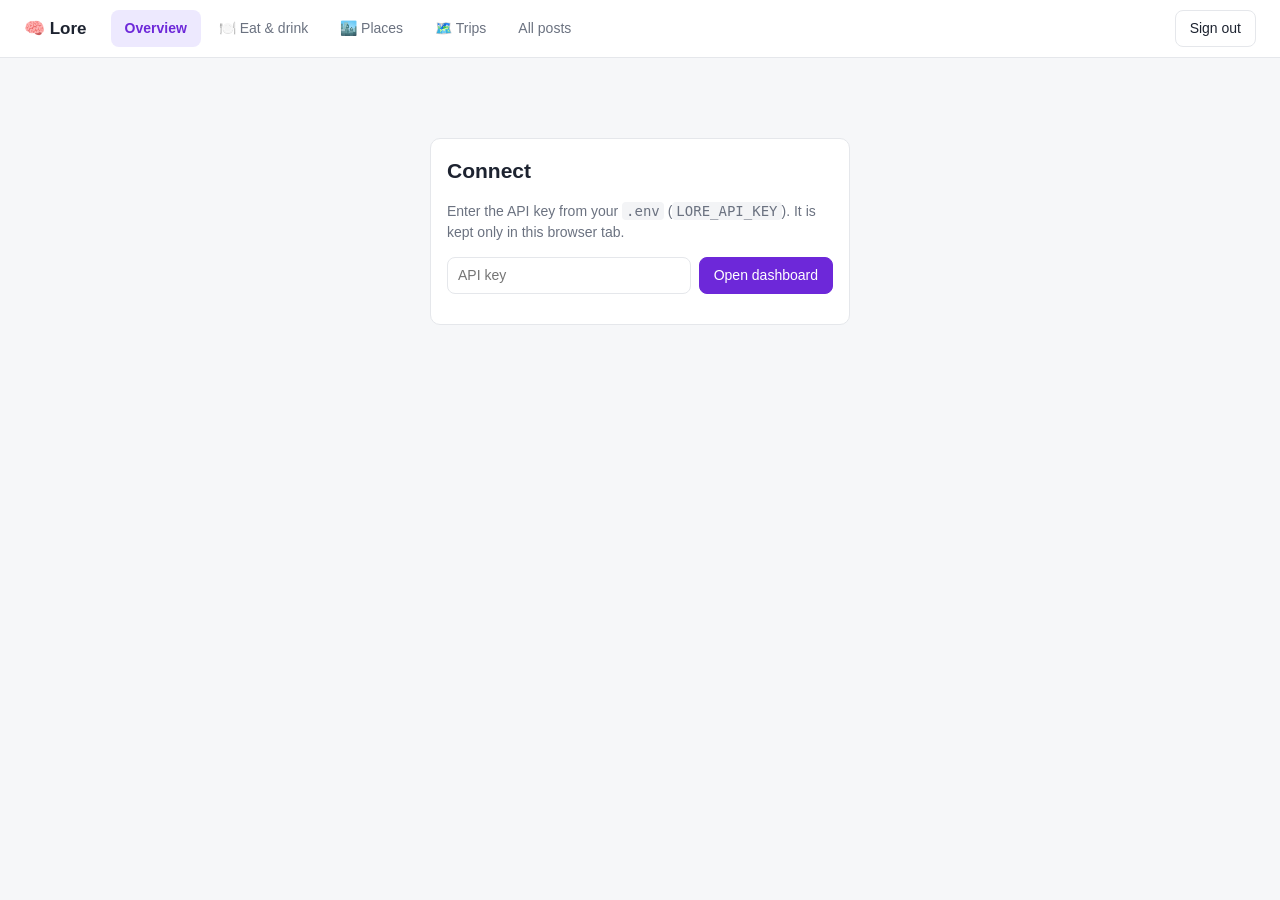
<file: backend/app/web/static/index.html>
<!doctype html>
<html lang="en">
<head>
  <meta charset="utf-8">
  <meta name="lore-ui-version" content="5">
  <meta name="viewport" content="width=device-width, initial-scale=1">
  <title>Lore</title>
  <link rel="stylesheet" href="styles.css?v=5">
</head>
<body>
  <header class="topbar">
    <div class="brand">🧠 Lore</div>
    <nav class="tabs" role="tablist">
      <button class="tab active" data-view="overview" role="tab">Overview</button>
      <button class="tab" data-view="eat" role="tab">🍽️ Eat &amp; drink</button>
      <button class="tab" data-view="spots" role="tab">🏙️ Places</button>
      <button class="tab" data-view="trips" role="tab">🗺️ Trips</button>
      <button class="tab" data-view="content" role="tab">All posts</button>
    </nav>
    <button id="logout" class="ghost" title="Forget API key">Sign out</button>
  </header>

  <main>
    <!-- API key gate -->
    <section id="login" class="card narrow" hidden>
      <h2>Connect</h2>
      <p class="muted">Enter the API key from your <code>.env</code> (<code>LORE_API_KEY</code>).
        It is kept only in this browser tab.</p>
      <form id="login-form">
        <input id="api-key" type="password" autocomplete="off" placeholder="API key" required>
        <button type="submit">Open dashboard</button>
      </form>
      <p id="login-error" class="error" role="alert"></p>
    </section>

    <!-- Overview -->
    <section id="view-overview" class="view">
      <div class="hero card">
        <div>
          <h1>Everything you saved on Instagram, organised</h1>
          <p id="hero-summary" class="lead">Loading…</p>
        </div>
        <form id="hero-search" class="hero-search" role="search">
          <input name="q" type="search" placeholder="Search everything… e.g. cafés in Leh, books, tiramisu"
                 aria-label="Search your saved posts">
          <button type="submit">Search</button>
        </form>
      </div>

      <div id="progress" class="card progress-card" hidden>
        <div class="progress-head"><h3>⚙️ Lore is reading your posts right now</h3>
          <span id="progress-eta" class="muted"></span></div>
        <div class="progress"><div id="progress-bar" class="progress-bar"></div></div>
        <p id="progress-text" class="muted small"></p>
      </div>

      <div id="kpis" class="kpis"></div>

      <div class="card">
        <div class="card-head"><h3>Explore by topic</h3>
          <span class="muted small">Click a topic to see every post in it</span></div>
        <div id="topics" class="topics"></div>
      </div>

      <div class="grid2">
        <div class="card help-card">
          <h3>🙋 Why some posts need your help</h3>
          <p class="muted small">Lore could only read the caption for these, and the caption didn't
            say enough. It never guesses, so they wait for more information.</p>
          <div id="help-reasons"></div>
          <button id="help-open" class="ghost" type="button">See these posts →</button>
        </div>
        <div class="card">
          <h3>📁 Your collections</h3>
          <p class="muted small">Folders you created when saving on Instagram.</p>
          <div id="collections" class="chips"></div>
          <h3 class="spaced">📥 Where your posts came from</h3>
          <div id="chart-sources" class="bars"></div>
          <p id="last-import" class="muted small"></p>
        </div>
      </div>

      <div class="card">
        <div class="card-head"><h3>✨ Recently understood</h3>
          <span class="muted small">Click a post to see everything Lore extracted</span></div>
        <div id="recent" class="list"></div>
      </div>

      <details class="card how">
        <summary><b>How Lore works</b> <span class="muted small">(1 minute read)</span></summary>
        <ol>
          <li><b>Import.</b> Your Instagram data export is read: saved posts, collections and links
            friends shared in chats. The same post saved or shared several times is kept once.</li>
          <li><b>Fetch.</b> For public posts, the video or images are downloaded without using your
            account (logged out).</li>
          <li><b>Read.</b> Speech is transcribed and on-screen text is read, on this computer.</li>
          <li><b>Understand.</b> An AI turns the caption, on-screen text and speech into a title,
            summary, topic and lists of places, books, products and tips. Each item is marked
            <span class="badge ev-explicit">✓ in the post</span> or
            <span class="badge ev-inferred">~ AI guess</span>.</li>
          <li><b>Search.</b> Everything is searchable here; the original post is always one click away.</li>
        </ol>
      </details>
    </section>

    <!-- Explore (drill-down) -->
    <section id="view-explore" class="view" hidden>
      <div class="card">
        <h2 id="explore-title"></h2>
        <p id="explore-help" class="muted small"></p>
        <div id="explore-crumbs" class="chips crumbs"></div>
      </div>
      <div class="explore">
        <aside id="explore-facets" class="card facets"></aside>
        <div>
          <div class="list-head"><span id="explore-count" class="muted"></span>
            <span class="pager"><button id="explore-prev" class="ghost">‹ Prev</button>
            <span id="explore-page"></span><button id="explore-next" class="ghost">Next ›</button></span></div>
          <div id="explore-list" class="list"></div>
        </div>
      </div>
    </section>

    <!-- Content -->
    <section id="view-content" class="view" hidden>
      <form id="filters" class="filters card">
        <input name="q" type="search" placeholder="Search title, summary, caption, creator…">
        <select name="category"><option value="">All types</option></select>
        <select name="status"><option value="">All statuses</option></select>
        <select name="collection"><option value="">All collections</option></select>
        <select name="content_type"><option value="">Posts & reels</option></select>
        <select name="processed">
          <option value="">Processed or not</option>
          <option value="true">Processed only</option>
          <option value="false">Not processed</option>
        </select>
        <select name="visibility">
          <option value="visible">Useful posts</option>
          <option value="hidden">Hidden posts</option>
          <option value="all">Everything</option>
        </select>
        <select name="sort">
          <option value="recent">Newest saves</option>
          <option value="processed">Recently processed</option>
          <option value="confidence">Highest confidence</option>
          <option value="title">Title A–Z</option>
        </select>
      </form>
      <div class="list-head"><span id="result-count" class="muted"></span>
        <span class="pager"><button id="prev" class="ghost">‹ Prev</button>
        <span id="page"></span><button id="next" class="ghost">Next ›</button></span></div>
      <div id="content-list" class="list"></div>
    </section>

    <!-- Places -->
    <section id="view-places" class="view" hidden>
      <div class="card filters"><input id="places-q" type="search"
        placeholder="Filter places, e.g. Ladakh, café, Noida…"></div>
      <div class="card"><table class="table"><thead><tr>
        <th>Place</th><th>Type</th><th>Location</th><th>Evidence</th><th>From post</th>
      </tr></thead><tbody id="places-body"></tbody></table>
      <p id="places-empty" class="muted" hidden>No places extracted yet. Process more content.</p></div>
    </section>
  </main>

  <!-- Detail drawer -->
  <aside id="drawer" class="drawer" hidden aria-modal="true" role="dialog">
    <div class="drawer-head"><button id="drawer-close" class="ghost" aria-label="Close">✕</button></div>
    <div id="drawer-body"></div>
  </aside>
  <div id="scrim" class="scrim" hidden></div>
  <div id="toast" class="toast" hidden></div>

  <script src="app.js?v=5"></script>
</body>
</html>
</file>
<file: backend/app/web/static/styles.css>
:root {
  --bg: #f6f7f9; --card: #fff; --text: #1d2330; --muted: #6b7280; --line: #e5e7eb;
  --accent: #6d28d9; --accent-soft: #ede9fe; --ok: #15803d; --ok-soft: #dcfce7;
  --warn: #b45309; --warn-soft: #fef3c7; --bad: #b91c1c; --bad-soft: #fee2e2;
  --info: #1d4ed8; --info-soft: #dbeafe; --radius: 10px;
}
* { box-sizing: border-box; }
body { margin: 0; font: 14px/1.5 -apple-system, BlinkMacSystemFont, "Segoe UI", Roboto, sans-serif;
       background: var(--bg); color: var(--text); }
code { background: #f3f4f6; padding: 1px 4px; border-radius: 4px; }
h2, h3 { margin: 0 0 12px; } h3 { font-size: 15px; }
.muted { color: var(--muted); } .small { font-size: 12px; } .error { color: var(--bad); }

.topbar { position: sticky; top: 0; z-index: 5; display: flex; align-items: center; gap: 24px;
          padding: 10px 24px; background: var(--card); border-bottom: 1px solid var(--line); }
.brand { font-weight: 700; font-size: 17px; }
.tabs { display: flex; gap: 4px; flex: 1; }
.tab { background: none; border: 0; padding: 8px 14px; border-radius: 8px; cursor: pointer;
       font: inherit; color: var(--muted); }
.tab.active { background: var(--accent-soft); color: var(--accent); font-weight: 600; }
main { max-width: 1200px; margin: 0 auto; padding: 20px 24px 60px; }

button { font: inherit; cursor: pointer; border-radius: 8px; border: 1px solid var(--accent);
         background: var(--accent); color: #fff; padding: 7px 14px; }
button.ghost { background: transparent; color: var(--text); border-color: var(--line); }
button:disabled { opacity: .5; cursor: default; }
input, select { font: inherit; padding: 7px 10px; border: 1px solid var(--line);
                border-radius: 8px; background: #fff; }

.card { background: var(--card); border: 1px solid var(--line); border-radius: var(--radius);
        padding: 16px; margin-bottom: 16px; }
.narrow { max-width: 420px; margin: 60px auto; }
.narrow form { display: flex; gap: 8px; } .narrow input { flex: 1; }
.grid2 { display: grid; grid-template-columns: 1fr 1fr; gap: 16px; }
.grid2 .card { margin: 0; }
.grid2 + .card { margin-top: 16px; }
@media (max-width: 800px) { .grid2 { grid-template-columns: 1fr; } }

.kpis { display: grid; grid-template-columns: repeat(auto-fit, minmax(150px, 1fr)); gap: 12px;
        margin-bottom: 16px; }
.kpi { background: var(--card); border: 1px solid var(--line); border-radius: var(--radius);
       padding: 14px; cursor: pointer; }
.kpi .n { font-size: 26px; font-weight: 700; } .kpi .l { color: var(--muted); font-size: 12px; }

.bars .row { display: grid; grid-template-columns: 170px 1fr 48px; align-items: center; gap: 8px;
             margin: 5px 0; cursor: pointer; }
.bars .label { overflow: hidden; text-overflow: ellipsis; white-space: nowrap; }
.bars .track { display: block; background: #f3f4f6; border-radius: 6px; height: 10px; overflow: hidden; }
.bars .fill { display: block; background: var(--accent); height: 100%; border-radius: 6px;
              min-width: 3px; }
.bars .num { text-align: right; color: var(--muted); font-variant-numeric: tabular-nums; }

.chips { display: flex; flex-wrap: wrap; gap: 6px; }
.chip { display: inline-flex; gap: 6px; align-items: center; padding: 3px 10px; border-radius: 999px;
        background: #f3f4f6; font-size: 12px; white-space: nowrap; }
button.chip { border: 0; color: var(--text); }
.chip.cat { background: var(--accent-soft); color: var(--accent); }
.badge { padding: 2px 8px; border-radius: 999px; font-size: 11px; font-weight: 600; }
.s-COMPLETED { background: var(--ok-soft); color: var(--ok); }
.s-NEEDS_MANUAL_INPUT { background: var(--warn-soft); color: var(--warn); }
.s-FAILED { background: var(--bad-soft); color: var(--bad); }
.s-RECEIVED { background: #f3f4f6; color: var(--muted); }
.s-QUEUED, .s-VALIDATING, .s-STRUCTURING, .s-TRANSCRIBING, .s-EXTRACTING_MEDIA
  { background: var(--info-soft); color: var(--info); }
.ev-explicit { background: var(--ok-soft); color: var(--ok); }
.ev-inferred { background: var(--warn-soft); color: var(--warn); }

.filters { display: flex; flex-wrap: wrap; gap: 8px; } .filters input[type=search] { flex: 1 1 260px; }
.list-head { display: flex; justify-content: space-between; align-items: center; margin: 4px 2px 10px; }
.pager { display: flex; gap: 8px; align-items: center; }
.list { display: grid; gap: 10px; }
.item { background: var(--card); border: 1px solid var(--line); border-radius: var(--radius);
        padding: 12px 14px; cursor: pointer; display: grid; gap: 6px; }
.item:hover { border-color: var(--accent); }
.item .top { display: flex; gap: 8px; align-items: center; flex-wrap: wrap; }
.item .title { font-weight: 600; flex: 1; min-width: 200px; }
.item .summary { color: #374151; display: -webkit-box; -webkit-line-clamp: 2;
                 -webkit-box-orient: vertical; overflow: hidden; }
.item .meta { color: var(--muted); font-size: 12px; display: flex; gap: 12px; flex-wrap: wrap; }

.table { width: 100%; border-collapse: collapse; }
.table th, .table td { text-align: left; padding: 7px 8px; border-bottom: 1px solid var(--line);
                       vertical-align: top; }
.table th { color: var(--muted); font-weight: 600; font-size: 12px; }
a { color: var(--accent); }

.drawer { position: fixed; top: 0; right: 0; bottom: 0; width: min(640px, 100%); z-index: 20;
          background: var(--card); border-left: 1px solid var(--line); overflow-y: auto;
          padding: 0 22px 40px; box-shadow: -10px 0 30px rgba(0,0,0,.08); }
.drawer-head { position: sticky; top: 0; background: var(--card); padding: 12px 0;
               display: flex; justify-content: flex-end; }
.scrim { position: fixed; inset: 0; background: rgba(0,0,0,.2); z-index: 10; }
.section { margin: 18px 0; } .section h4 { margin: 0 0 8px; font-size: 13px; color: var(--muted);
           text-transform: uppercase; letter-spacing: .04em; }
.caption { white-space: pre-wrap; background: #f9fafb; border: 1px solid var(--line);
           border-radius: 8px; padding: 10px; max-height: 240px; overflow: auto; }
.actions { display: flex; gap: 8px; margin: 10px 0; }
.notice { background: var(--warn-soft); color: var(--warn); padding: 8px 12px; border-radius: 8px; }
.toast { position: fixed; bottom: 20px; left: 50%; transform: translateX(-50%); z-index: 30;
         background: #111827; color: #fff; padding: 10px 16px; border-radius: 8px; }

/* ---- first-view clarity ---- */
h1 { font-size: 22px; margin: 0 0 6px; }
.lead { font-size: 15px; color: #374151; margin: 0; max-width: 760px; }
.hero { display: grid; gap: 14px; background: linear-gradient(135deg, #f5f3ff, #fff 60%); }
.hero-search { display: flex; gap: 8px; } .hero-search input { flex: 1; font-size: 15px; padding: 10px 12px; }
.card-head { display: flex; justify-content: space-between; align-items: baseline; gap: 12px; }
.spaced { margin-top: 18px; }
.progress-card { border-color: #c4b5fd; }
.progress-head { display: flex; justify-content: space-between; align-items: baseline; }
.progress { height: 12px; background: #ede9fe; border-radius: 999px; overflow: hidden; margin: 6px 0; }
.progress-bar { display: block; height: 100%; width: 0; background: var(--accent); transition: width .6s; }
.kpi .why { color: var(--muted); font-size: 12px; margin-top: 4px; }
.kpi.k-ok .n { color: var(--ok); } .kpi.k-warn .n { color: var(--warn); }
.kpi.k-info .n { color: var(--info); } .kpi.k-muted .n { color: var(--muted); }
.topics { display: grid; grid-template-columns: repeat(auto-fill, minmax(170px, 1fr)); gap: 10px; }
.topic { display: flex; align-items: center; gap: 10px; text-align: left; padding: 12px;
         background: #fafafa; color: var(--text); border: 1px solid var(--line); }
.topic:hover { border-color: var(--accent); background: var(--accent-soft); }
.topic .emoji { font-size: 22px; } .topic b { display: block; } .topic small { color: var(--muted); }
.reason { display: flex; justify-content: space-between; gap: 10px; padding: 6px 0;
          border-bottom: 1px dashed var(--line); }
.reason:last-child { border-bottom: 0; } .reason span:last-child { font-weight: 600; }
.help-card button { margin-top: 10px; }
.found { display: flex; flex-wrap: wrap; gap: 6px; }
.found .chip { background: var(--ok-soft); color: var(--ok); }
.how ol { margin: 10px 0 0; padding-left: 20px; } .how li { margin: 6px 0; }
.how summary { cursor: pointer; }

/* ---- explore / facts-first ---- */
.explore { display: grid; grid-template-columns: 260px 1fr; gap: 16px; align-items: start; }
@media (max-width: 860px) { .explore { grid-template-columns: 1fr; } }
.facets { position: sticky; top: 64px; max-height: calc(100vh - 80px); overflow: auto; }
.facet-group { margin-bottom: 14px; } .facet-group h4 { margin: 0 0 6px; font-size: 12px;
  color: var(--muted); text-transform: uppercase; letter-spacing: .04em; }
.facet-opt { display: flex; justify-content: space-between; width: 100%; padding: 4px 8px;
  background: none; border: 0; color: var(--text); border-radius: 6px; text-align: left; }
.facet-opt:hover { background: var(--accent-soft); } .facet-opt .c { color: var(--muted); }
.crumbs .chip { background: var(--accent-soft); color: var(--accent); }
.gist { color: #111827; font-size: 14px; }
.facts-grid { display: grid; grid-template-columns: 140px 1fr; gap: 4px 12px; margin: 6px 0; }
.facts-grid dt { color: var(--muted); } .facts-grid dd { margin: 0; }
details.source { margin-top: 18px; } details.source summary { cursor: pointer; color: var(--muted); }
.badge.hidden-badge { background: #f3f4f6; color: var(--muted); }
</file>
